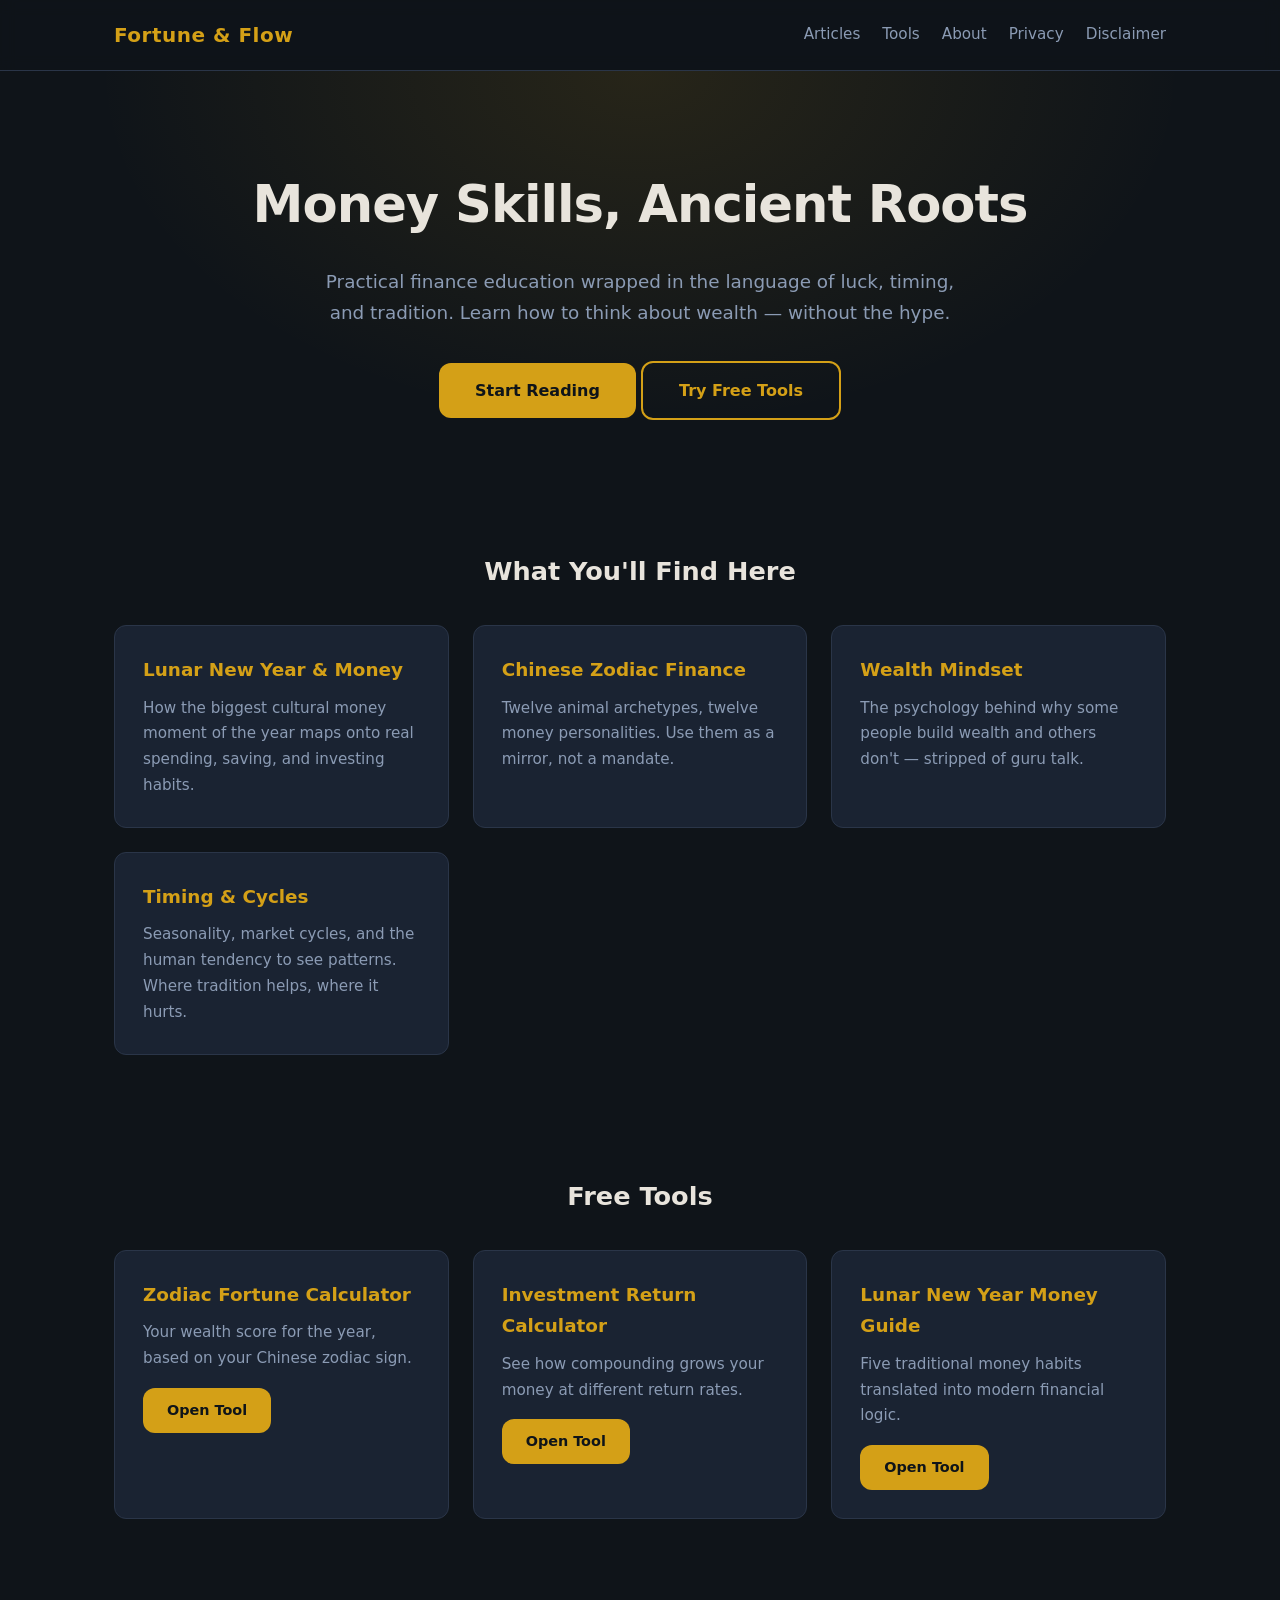
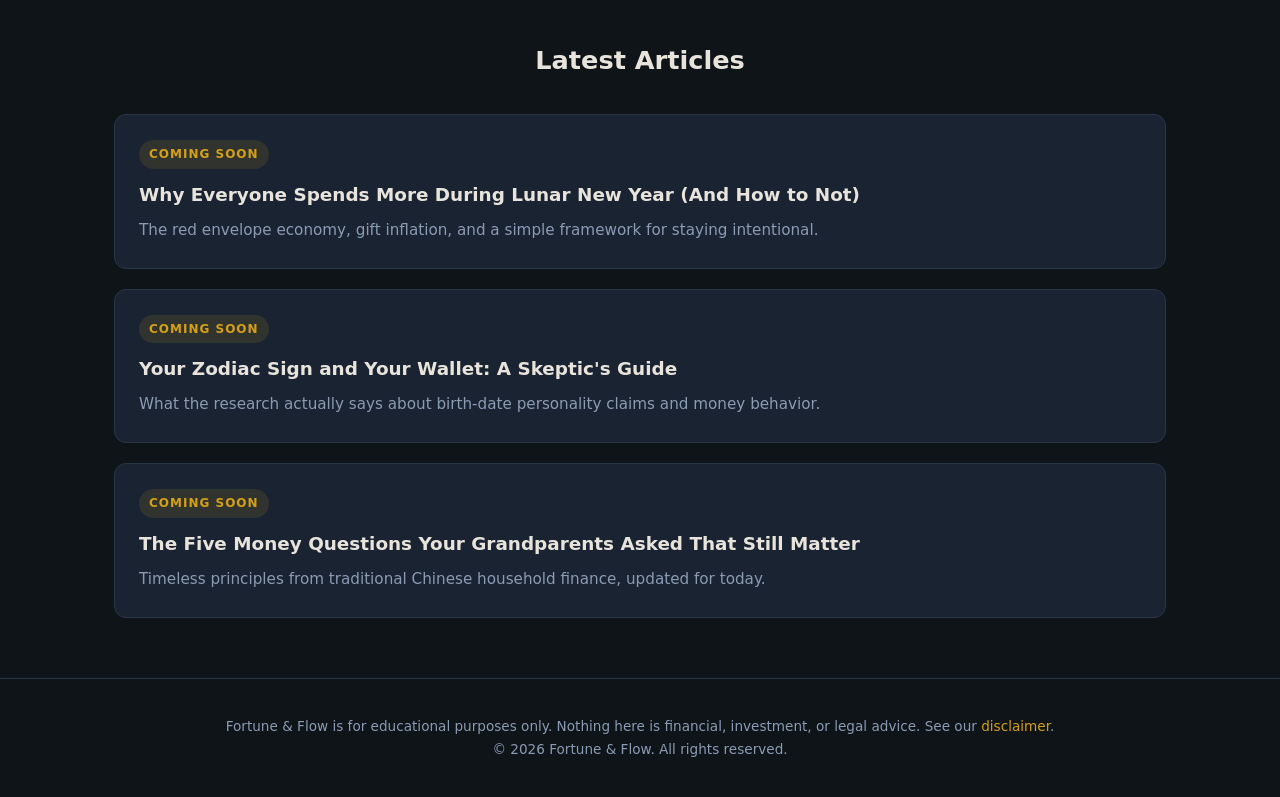
<file: index.html>
<!DOCTYPE html>
<html lang="en">
<head>
  <meta charset="UTF-8">
  <meta name="viewport" content="width=device-width, initial-scale=1.0">
  <title>Fortune & Flow | Wealth Mindset Meets Ancient Wisdom</title>
  <meta name="description" content="English finance literacy content blending modern money skills with Chinese zodiac and metaphysics traditions. Educational only, not financial advice.">
  <link rel="stylesheet" href="styles.css">
</head>
<body>
  <header class="site-header">
    <div class="container">
      <a href="index.html" class="logo">Fortune & Flow</a>
      <nav>
        <a href="articles.html">Articles</a>
        <a href="tools/index.html">Tools</a>
        <a href="about.html">About</a>
        <a href="privacy.html">Privacy</a>
        <a href="disclaimer.html">Disclaimer</a>
      </nav>
    </div>
  </header>

  <main>
    <section class="hero">
      <div class="container">
        <h1>Money Skills, Ancient Roots</h1>
        <p class="hero-sub">Practical finance education wrapped in the language of luck, timing, and tradition. Learn how to think about wealth — without the hype.</p>
        <a href="articles.html" class="btn">Start Reading</a>
        <a href="tools/index.html" class="btn btn-secondary">Try Free Tools</a>
      </div>
    </section>

    <section class="topics">
      <div class="container">
        <h2>What You'll Find Here</h2>
        <div class="topic-grid">
          <article class="topic-card">
            <h3>Lunar New Year & Money</h3>
            <p>How the biggest cultural money moment of the year maps onto real spending, saving, and investing habits.</p>
          </article>
          <article class="topic-card">
            <h3>Chinese Zodiac Finance</h3>
            <p>Twelve animal archetypes, twelve money personalities. Use them as a mirror, not a mandate.</p>
          </article>
          <article class="topic-card">
            <h3>Wealth Mindset</h3>
            <p>The psychology behind why some people build wealth and others don't — stripped of guru talk.</p>
          </article>
          <article class="topic-card">
            <h3>Timing & Cycles</h3>
            <p>Seasonality, market cycles, and the human tendency to see patterns. Where tradition helps, where it hurts.</p>
          </article>
        </div>
      </div>
    </section>

    <section class="tools-preview">
      <div class="container">
        <h2>Free Tools</h2>
        <div class="topic-grid">
          <article class="topic-card">
            <h3>Zodiac Fortune Calculator</h3>
            <p>Your wealth score for the year, based on your Chinese zodiac sign.</p>
            <a href="tools/zodiac.html" class="btn">Open Tool</a>
          </article>
          <article class="topic-card">
            <h3>Investment Return Calculator</h3>
            <p>See how compounding grows your money at different return rates.</p>
            <a href="tools/invest.html" class="btn">Open Tool</a>
          </article>
          <article class="topic-card">
            <h3>Lunar New Year Money Guide</h3>
            <p>Five traditional money habits translated into modern financial logic.</p>
            <a href="tools/lunar.html" class="btn">Open Tool</a>
          </article>
        </div>
      </div>
    </section>

    <section class="latest">
      <div class="container">
        <h2>Latest Articles</h2>
        <div class="article-list">
          <article class="article-item">
            <span class="tag">Coming Soon</span>
            <h3>Why Everyone Spends More During Lunar New Year (And How to Not)</h3>
            <p>The red envelope economy, gift inflation, and a simple framework for staying intentional.</p>
          </article>
          <article class="article-item">
            <span class="tag">Coming Soon</span>
            <h3>Your Zodiac Sign and Your Wallet: A Skeptic's Guide</h3>
            <p>What the research actually says about birth-date personality claims and money behavior.</p>
          </article>
          <article class="article-item">
            <span class="tag">Coming Soon</span>
            <h3>The Five Money Questions Your Grandparents Asked That Still Matter</h3>
            <p>Timeless principles from traditional Chinese household finance, updated for today.</p>
          </article>
        </div>
      </div>
    </section>
  </main>

  <footer class="site-footer">
    <div class="container">
      <p>Fortune & Flow is for educational purposes only. Nothing here is financial, investment, or legal advice. See our <a href="disclaimer.html">disclaimer</a>.</p>
      <p>&copy; 2026 Fortune & Flow. All rights reserved.</p>
    </div>
  </footer>
</body>
</html>
</file>
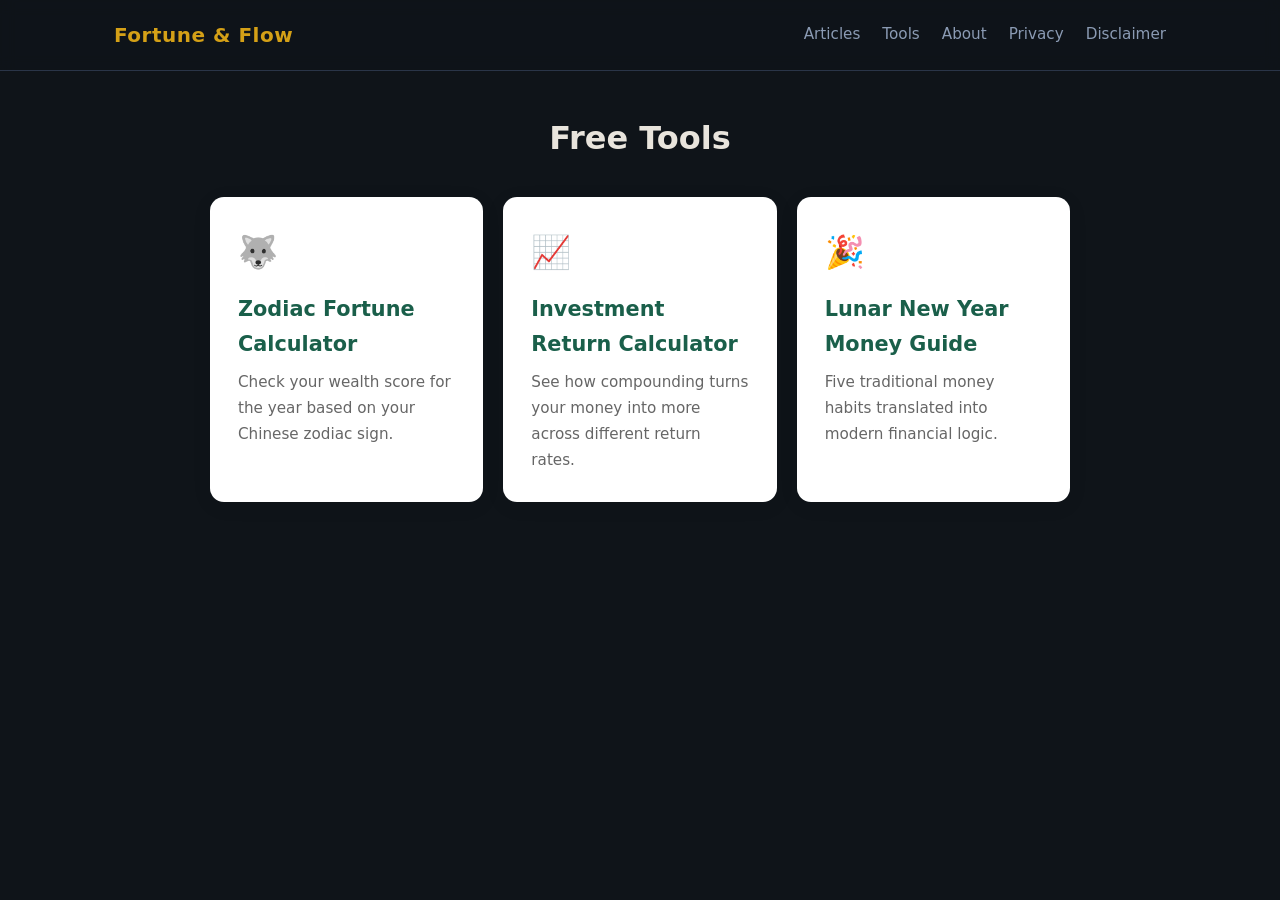
<file: tools/index.html>
<!DOCTYPE html>
<html lang="en">
<head>
<meta charset="UTF-8">
<meta name="viewport" content="width=device-width, initial-scale=1.0">
<title>Free Tools | Fortune & Flow</title>
<link rel="stylesheet" href="../styles.css">
<style>
.tools { max-width: 900px; margin: 40px auto; padding: 0 20px; }
.tools h1 { text-align: center; margin-bottom: 32px; }
.grid { display: grid; grid-template-columns: repeat(auto-fit, minmax(260px, 1fr)); gap: 20px; }
.card { padding: 28px; background: #fff; border-radius: 14px; box-shadow: 0 4px 20px rgba(0,0,0,.07); text-decoration: none; color: inherit; transition: transform .2s; }
.card:hover { transform: translateY(-4px); }
.card h2 { color: #1a5f4a; margin: 0 0 8px; font-size: 1.3rem; }
.card p { color: #666; margin: 0; font-size: .95rem; }
.icon { font-size: 2rem; margin-bottom: 12px; }
</style>
</head>
<body>
<header class="site-header">
  <div class="container">
    <a href="../index.html" class="logo">Fortune & Flow</a>
    <nav>
      <a href="../articles.html">Articles</a>
      <a href="index.html">Tools</a>
      <a href="../about.html">About</a>
      <a href="../privacy.html">Privacy</a>
      <a href="../disclaimer.html">Disclaimer</a>
    </nav>
  </div>
</header>
<div class="tools">
<h1>Free Tools</h1>
<div class="grid">
<a class="card" href="zodiac.html"><div class="icon">&#128058;</div><h2>Zodiac Fortune Calculator</h2><p>Check your wealth score for the year based on your Chinese zodiac sign.</p></a>
<a class="card" href="invest.html"><div class="icon">&#128200;</div><h2>Investment Return Calculator</h2><p>See how compounding turns your money into more across different return rates.</p></a>
<a class="card" href="lunar.html"><div class="icon">&#127881;</div><h2>Lunar New Year Money Guide</h2><p>Five traditional money habits translated into modern financial logic.</p></a>
</div>
</div>
</body></html>
</file>
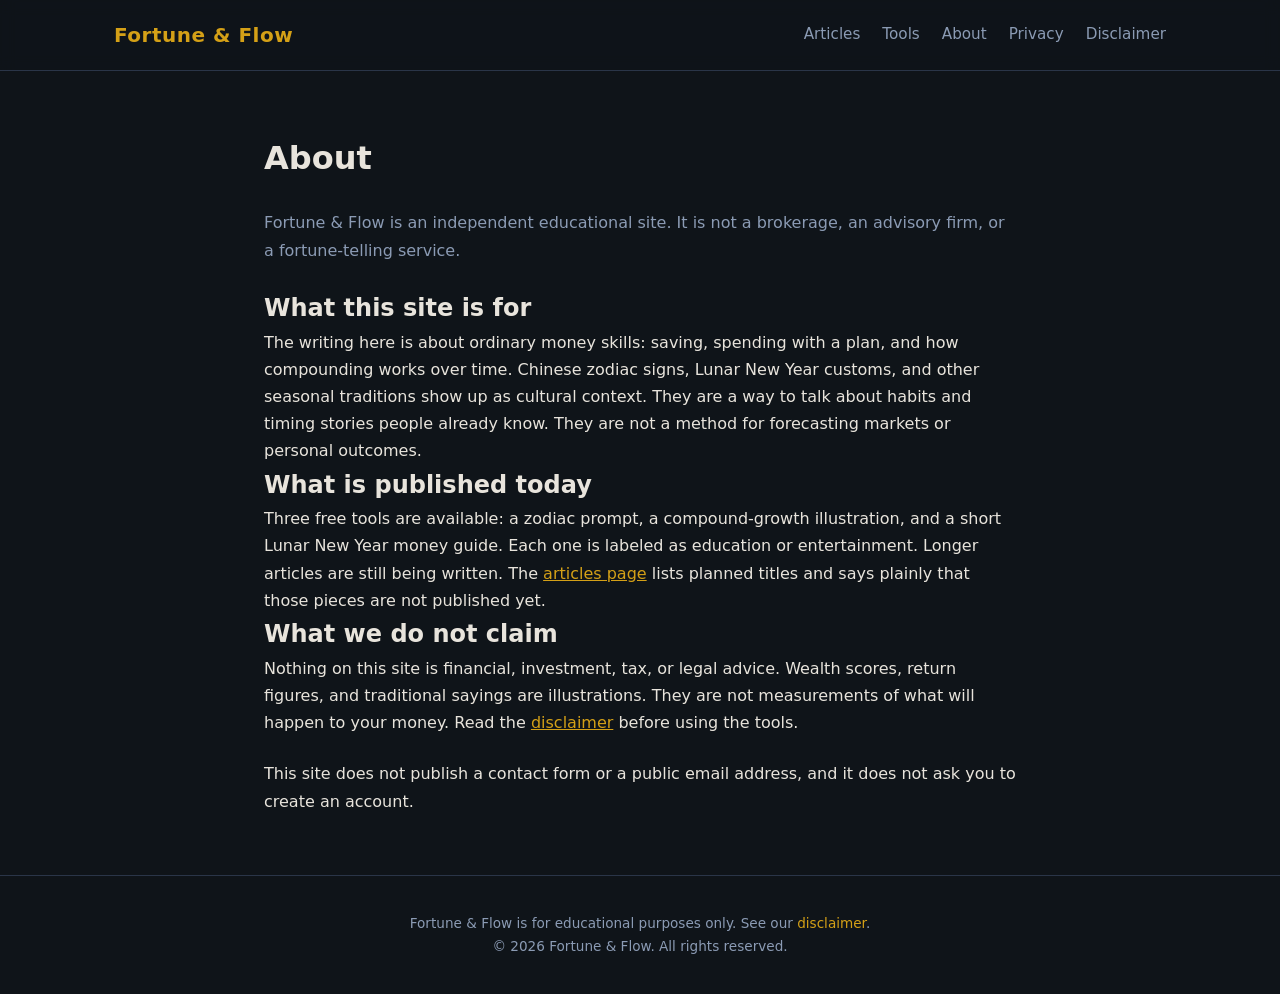
<file: about.html>
<!DOCTYPE html>
<html lang="en">
<head>
  <meta charset="UTF-8">
  <meta name="viewport" content="width=device-width, initial-scale=1.0">
  <title>About | Fortune & Flow</title>
  <meta name="description" content="Fortune & Flow is an educational site about personal finance, using Chinese zodiac and seasonal traditions as cultural context rather than prediction.">
  <link rel="stylesheet" href="styles.css">
</head>
<body>
  <header class="site-header">
    <div class="container">
      <a href="index.html" class="logo">Fortune & Flow</a>
      <nav>
        <a href="articles.html">Articles</a>
        <a href="tools/index.html">Tools</a>
        <a href="about.html">About</a>
        <a href="privacy.html">Privacy</a>
        <a href="disclaimer.html">Disclaimer</a>
      </nav>
    </div>
  </header>
  <main class="container" style="padding: 60px 24px; max-width: 800px;">
    <h1>About</h1>
    <p style="color: var(--muted); margin: 24px 0;">Fortune & Flow is an independent educational site. It is not a brokerage, an advisory firm, or a fortune-telling service.</p>
    <h2>What this site is for</h2>
    <p>The writing here is about ordinary money skills: saving, spending with a plan, and how compounding works over time. Chinese zodiac signs, Lunar New Year customs, and other seasonal traditions show up as cultural context. They are a way to talk about habits and timing stories people already know. They are not a method for forecasting markets or personal outcomes.</p>
    <h2>What is published today</h2>
    <p>Three free tools are available: a zodiac prompt, a compound-growth illustration, and a short Lunar New Year money guide. Each one is labeled as education or entertainment. Longer articles are still being written. The <a href="articles.html" style="color: var(--accent);">articles page</a> lists planned titles and says plainly that those pieces are not published yet.</p>
    <h2>What we do not claim</h2>
    <p>Nothing on this site is financial, investment, tax, or legal advice. Wealth scores, return figures, and traditional sayings are illustrations. They are not measurements of what will happen to your money. Read the <a href="disclaimer.html" style="color: var(--accent);">disclaimer</a> before using the tools.</p>
    <p style="margin-top: 24px;">This site does not publish a contact form or a public email address, and it does not ask you to create an account.</p>
  </main>
  <footer class="site-footer">
    <div class="container">
      <p>Fortune & Flow is for educational purposes only. See our <a href="disclaimer.html">disclaimer</a>.</p>
      <p>&copy; 2026 Fortune & Flow. All rights reserved.</p>
    </div>
  </footer>
</body>
</html>
</file>
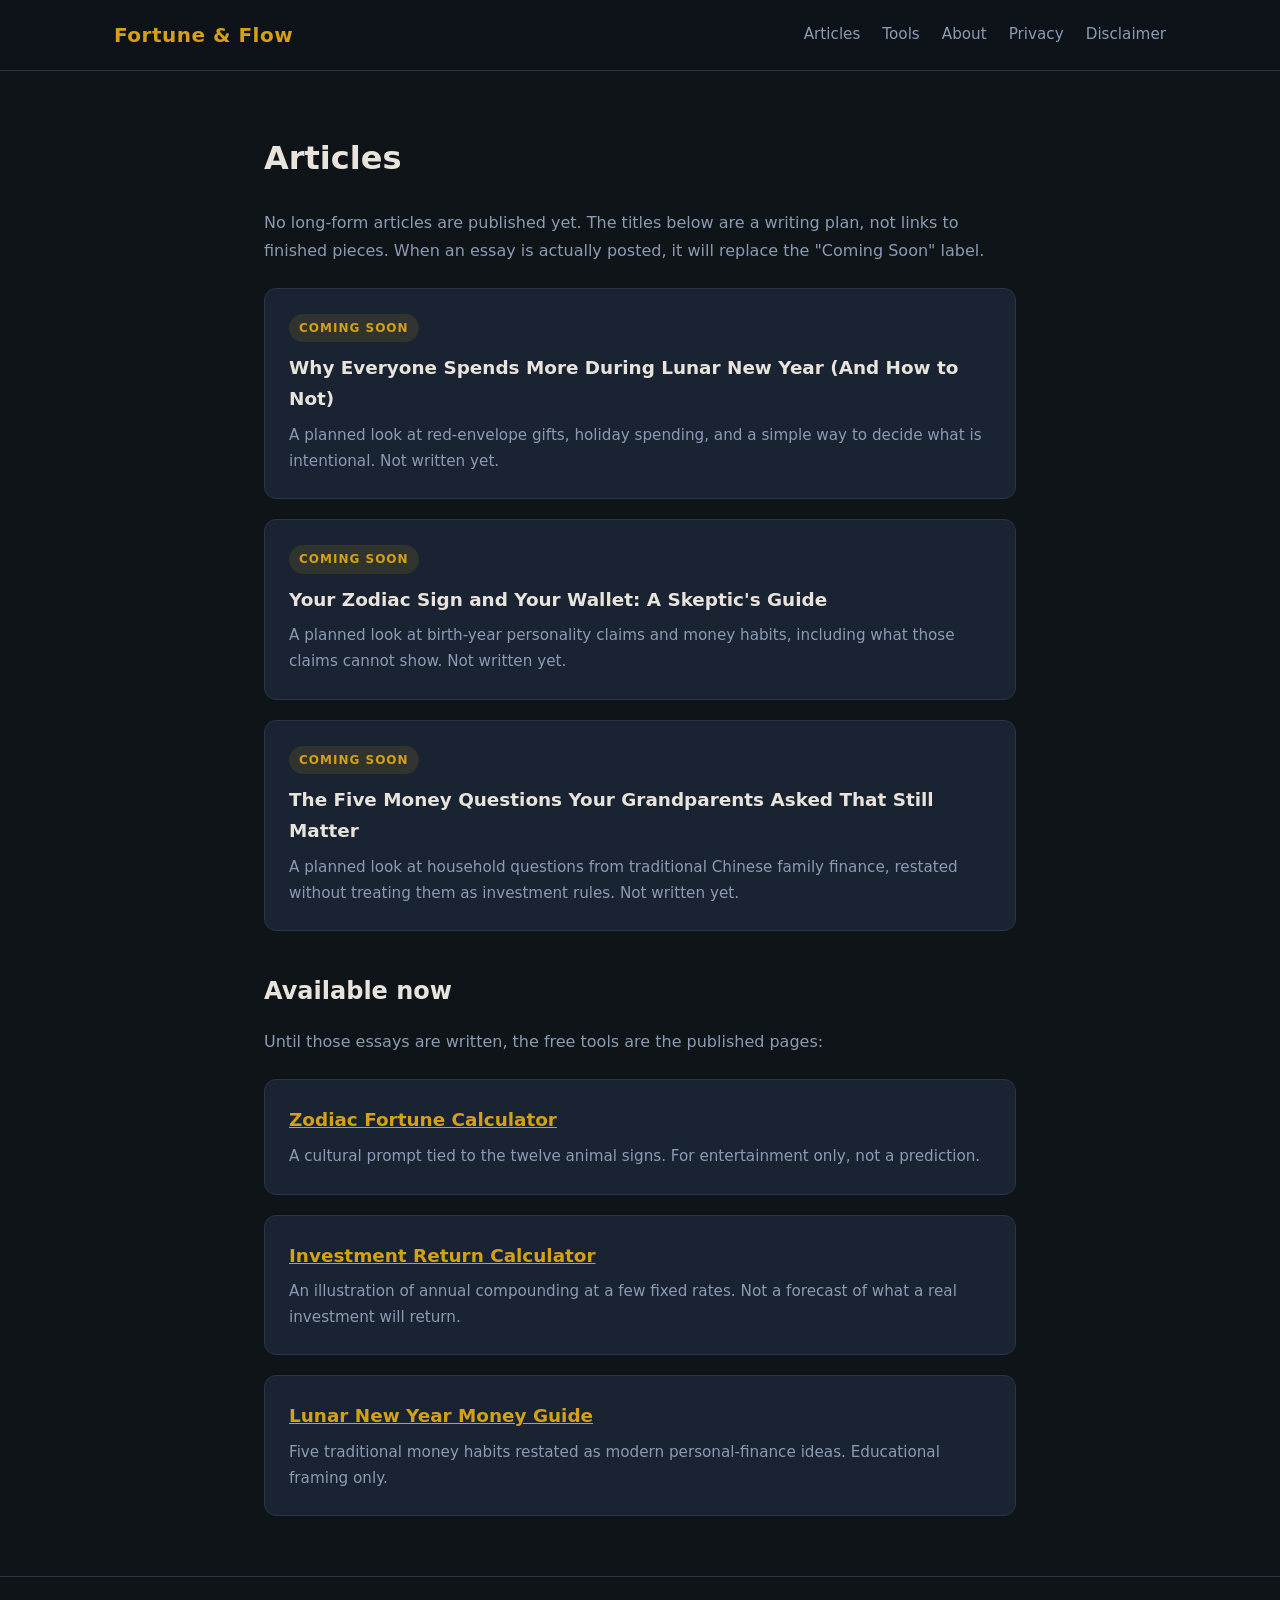
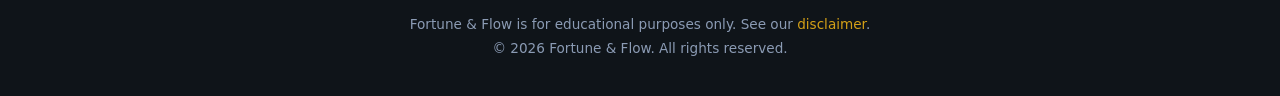
<file: articles.html>
<!DOCTYPE html>
<html lang="en">
<head>
  <meta charset="UTF-8">
  <meta name="viewport" content="width=device-width, initial-scale=1.0">
  <title>Articles | Fortune & Flow</title>
  <meta name="description" content="Planned Fortune & Flow articles on Lunar New Year spending, zodiac money stories, and household finance. These essays are not published yet.">
  <link rel="stylesheet" href="styles.css">
</head>
<body>
  <header class="site-header">
    <div class="container">
      <a href="index.html" class="logo">Fortune & Flow</a>
      <nav>
        <a href="articles.html">Articles</a>
        <a href="tools/index.html">Tools</a>
        <a href="about.html">About</a>
        <a href="privacy.html">Privacy</a>
        <a href="disclaimer.html">Disclaimer</a>
      </nav>
    </div>
  </header>
  <main class="container" style="padding: 60px 24px; max-width: 800px;">
    <h1>Articles</h1>
    <p style="color: var(--muted); margin: 24px 0;">No long-form articles are published yet. The titles below are a writing plan, not links to finished pieces. When an essay is actually posted, it will replace the "Coming Soon" label.</p>
    <div class="article-list">
      <article class="article-item">
        <span class="tag">Coming Soon</span>
        <h2>Why Everyone Spends More During Lunar New Year (And How to Not)</h2>
        <p>A planned look at red-envelope gifts, holiday spending, and a simple way to decide what is intentional. Not written yet.</p>
      </article>
      <article class="article-item">
        <span class="tag">Coming Soon</span>
        <h2>Your Zodiac Sign and Your Wallet: A Skeptic's Guide</h2>
        <p>A planned look at birth-year personality claims and money habits, including what those claims cannot show. Not written yet.</p>
      </article>
      <article class="article-item">
        <span class="tag">Coming Soon</span>
        <h2>The Five Money Questions Your Grandparents Asked That Still Matter</h2>
        <p>A planned look at household questions from traditional Chinese family finance, restated without treating them as investment rules. Not written yet.</p>
      </article>
    </div>
    <h2 style="margin-top: 40px;">Available now</h2>
    <p style="color: var(--muted); margin: 16px 0 24px;">Until those essays are written, the free tools are the published pages:</p>
    <div class="article-list">
      <article class="article-item">
        <h2><a href="tools/zodiac.html">Zodiac Fortune Calculator</a></h2>
        <p>A cultural prompt tied to the twelve animal signs. For entertainment only, not a prediction.</p>
      </article>
      <article class="article-item">
        <h2><a href="tools/invest.html">Investment Return Calculator</a></h2>
        <p>An illustration of annual compounding at a few fixed rates. Not a forecast of what a real investment will return.</p>
      </article>
      <article class="article-item">
        <h2><a href="tools/lunar.html">Lunar New Year Money Guide</a></h2>
        <p>Five traditional money habits restated as modern personal-finance ideas. Educational framing only.</p>
      </article>
    </div>
  </main>
  <footer class="site-footer">
    <div class="container">
      <p>Fortune & Flow is for educational purposes only. See our <a href="disclaimer.html">disclaimer</a>.</p>
      <p>&copy; 2026 Fortune & Flow. All rights reserved.</p>
    </div>
  </footer>
</body>
</html>
</file>
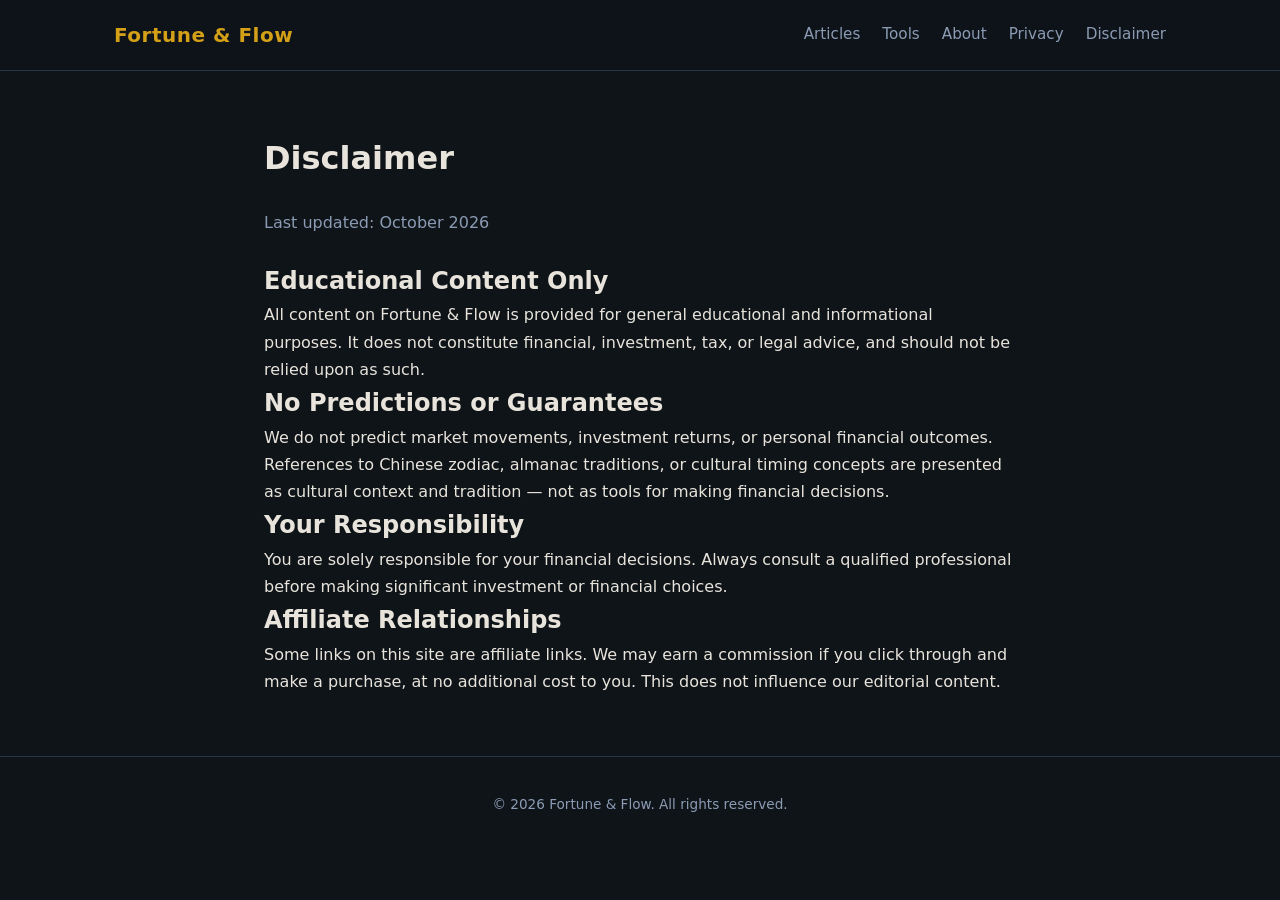
<file: disclaimer.html>
<!DOCTYPE html>
<html lang="en">
<head>
  <meta charset="UTF-8">
  <meta name="viewport" content="width=device-width, initial-scale=1.0">
  <title>Disclaimer | Fortune & Flow</title>
  <link rel="stylesheet" href="styles.css">
</head>
<body>
  <header class="site-header">
    <div class="container">
      <a href="index.html" class="logo">Fortune & Flow</a>
      <nav>
        <a href="articles.html">Articles</a>
        <a href="tools/index.html">Tools</a>
        <a href="about.html">About</a>
        <a href="privacy.html">Privacy</a>
        <a href="disclaimer.html">Disclaimer</a>
      </nav>
    </div>
  </header>
  <main class="container" style="padding: 60px 24px; max-width: 800px;">
    <h1>Disclaimer</h1>
    <p style="color: var(--muted); margin: 24px 0;">Last updated: October 2026</p>
    <h2>Educational Content Only</h2>
    <p>All content on Fortune & Flow is provided for general educational and informational purposes. It does not constitute financial, investment, tax, or legal advice, and should not be relied upon as such.</p>
    <h2>No Predictions or Guarantees</h2>
    <p>We do not predict market movements, investment returns, or personal financial outcomes. References to Chinese zodiac, almanac traditions, or cultural timing concepts are presented as cultural context and tradition — not as tools for making financial decisions.</p>
    <h2>Your Responsibility</h2>
    <p>You are solely responsible for your financial decisions. Always consult a qualified professional before making significant investment or financial choices.</p>
    <h2>Affiliate Relationships</h2>
    <p>Some links on this site are affiliate links. We may earn a commission if you click through and make a purchase, at no additional cost to you. This does not influence our editorial content.</p>
  </main>
  <footer class="site-footer">
    <div class="container">
      <p>&copy; 2026 Fortune & Flow. All rights reserved.</p>
    </div>
  </footer>
</body>
</html>
</file>
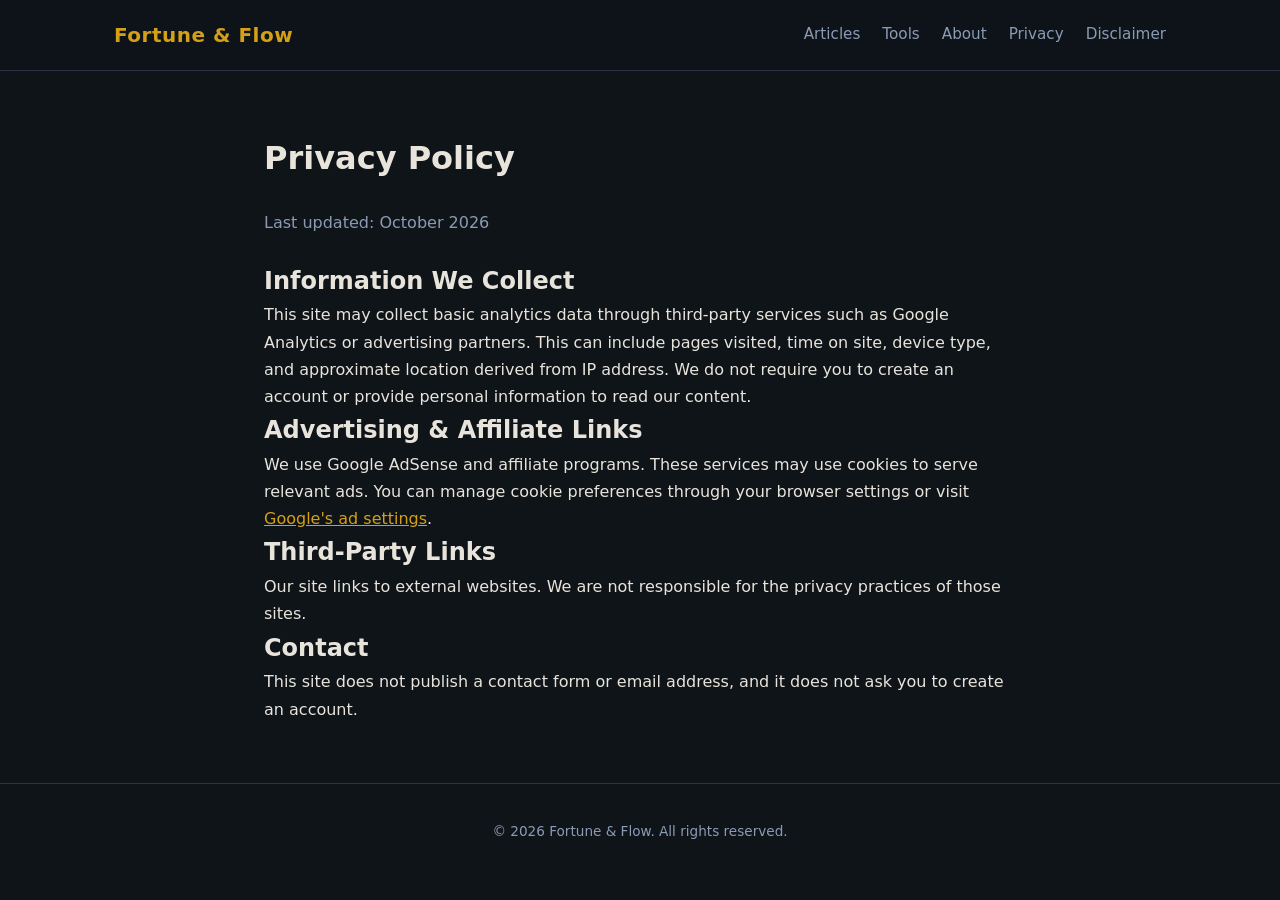
<file: privacy.html>
<!DOCTYPE html>
<html lang="en">
<head>
  <meta charset="UTF-8">
  <meta name="viewport" content="width=device-width, initial-scale=1.0">
  <title>Privacy Policy | Fortune & Flow</title>
  <link rel="stylesheet" href="styles.css">
</head>
<body>
  <header class="site-header">
    <div class="container">
      <a href="index.html" class="logo">Fortune & Flow</a>
      <nav>
        <a href="articles.html">Articles</a>
        <a href="tools/index.html">Tools</a>
        <a href="about.html">About</a>
        <a href="privacy.html">Privacy</a>
        <a href="disclaimer.html">Disclaimer</a>
      </nav>
    </div>
  </header>
  <main class="container" style="padding: 60px 24px; max-width: 800px;">
    <h1>Privacy Policy</h1>
    <p style="color: var(--muted); margin: 24px 0;">Last updated: October 2026</p>
    <h2>Information We Collect</h2>
    <p>This site may collect basic analytics data through third-party services such as Google Analytics or advertising partners. This can include pages visited, time on site, device type, and approximate location derived from IP address. We do not require you to create an account or provide personal information to read our content.</p>
    <h2>Advertising & Affiliate Links</h2>
    <p>We use Google AdSense and affiliate programs. These services may use cookies to serve relevant ads. You can manage cookie preferences through your browser settings or visit <a href="https://www.google.com/settings/ads" style="color: var(--accent);">Google's ad settings</a>.</p>
    <h2>Third-Party Links</h2>
    <p>Our site links to external websites. We are not responsible for the privacy practices of those sites.</p>
    <h2>Contact</h2>
    <p>This site does not publish a contact form or email address, and it does not ask you to create an account.</p>
  </main>
  <footer class="site-footer">
    <div class="container">
      <p>&copy; 2026 Fortune & Flow. All rights reserved.</p>
    </div>
  </footer>
</body>
</html>
</file>
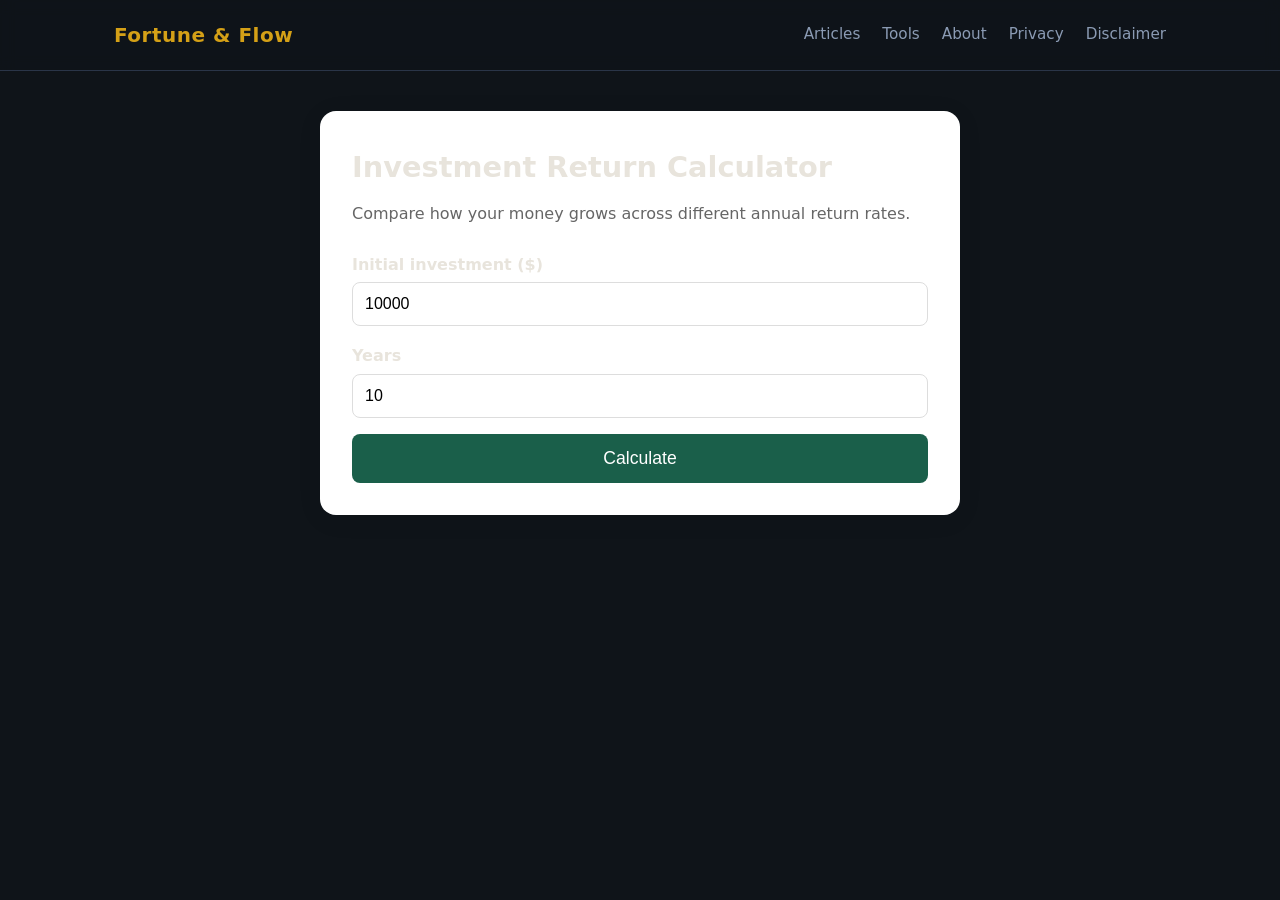
<file: tools/invest.html>
<!DOCTYPE html>
<html lang="en">
<head>
<meta charset="UTF-8">
<meta name="viewport" content="width=device-width, initial-scale=1.0">
<title>Investment Return Calculator | Fortune & Flow</title>
<link rel="stylesheet" href="../styles.css">
<style>
.tool-box { max-width: 640px; margin: 40px auto; padding: 32px; background: #fff; border-radius: 16px; box-shadow: 0 4px 24px rgba(0,0,0,.08); }
.tool-box h1 { font-size: 1.8rem; margin-bottom: 8px; }
.tool-box .sub { color: #666; margin-bottom: 24px; }
label { display: block; margin-bottom: 4px; font-weight: 600; }
input[type=number] { width: 100%; padding: 12px; border: 1px solid #ddd; border-radius: 8px; font-size: 1rem; margin-bottom: 16px; }
button { width: 100%; padding: 14px; background: #1a5f4a; color: #fff; border: none; border-radius: 8px; font-size: 1.1rem; cursor: pointer; }
button:hover { background: #144a3a; }
.result { margin-top: 24px; padding: 20px; background: #f7f3ee; border-radius: 12px; display: none; }
.big { font-size: 2rem; font-weight: bold; color: #1a5f4a; }
.row { display: flex; justify-content: space-between; padding: 8px 0; border-bottom: 1px solid #e5e0d8; }
.tip { font-size: .9rem; color: #888; margin-top: 16px; }
</style>
</head>
<body>
<header class="site-header">
  <div class="container">
    <a href="../index.html" class="logo">Fortune & Flow</a>
    <nav>
      <a href="../articles.html">Articles</a>
      <a href="index.html">Tools</a>
      <a href="../about.html">About</a>
      <a href="../privacy.html">Privacy</a>
      <a href="../disclaimer.html">Disclaimer</a>
    </nav>
  </div>
</header>
<div class="tool-box">
<h1>Investment Return Calculator</h1>
<p class="sub">Compare how your money grows across different annual return rates.</p>
<label>Initial investment ($)</label>
<input type="number" id="principal" value="10000" min="100">
<label>Years</label>
<input type="number" id="years" value="10" min="1" max="50">
<button onclick="calc()">Calculate</button>
<div class="result" id="result">
<div class="row"><span>At 4% (bonds/savings)</span><span class="big" id="r4"></span></div>
<div class="row"><span>At 7% (index funds avg)</span><span class="big" id="r7"></span></div>
<div class="row"><span>At 10% (stocks long-term)</span><span class="big" id="r10"></span></div>
<p class="tip">Illustrative only, assumes annual compounding. Not financial advice. <a href="../disclaimer.html">Read disclaimer</a>.</p>
</div>
</div>
<script>
function fmt(n){return '$'+Math.round(n).toLocaleString();}
function calc(){
const p=+document.getElementById('principal').value, y=+document.getElementById('years').value;
if(!p||!y){alert('Enter both values.');return;}
const r=document.getElementById('result');
document.getElementById('r4').textContent=fmt(p*Math.pow(1.04,y));
document.getElementById('r7').textContent=fmt(p*Math.pow(1.07,y));
document.getElementById('r10').textContent=fmt(p*Math.pow(1.10,y));
r.style.display='block'; r.scrollIntoView({behavior:'smooth'});
}
</script>
</body></html>
</file>
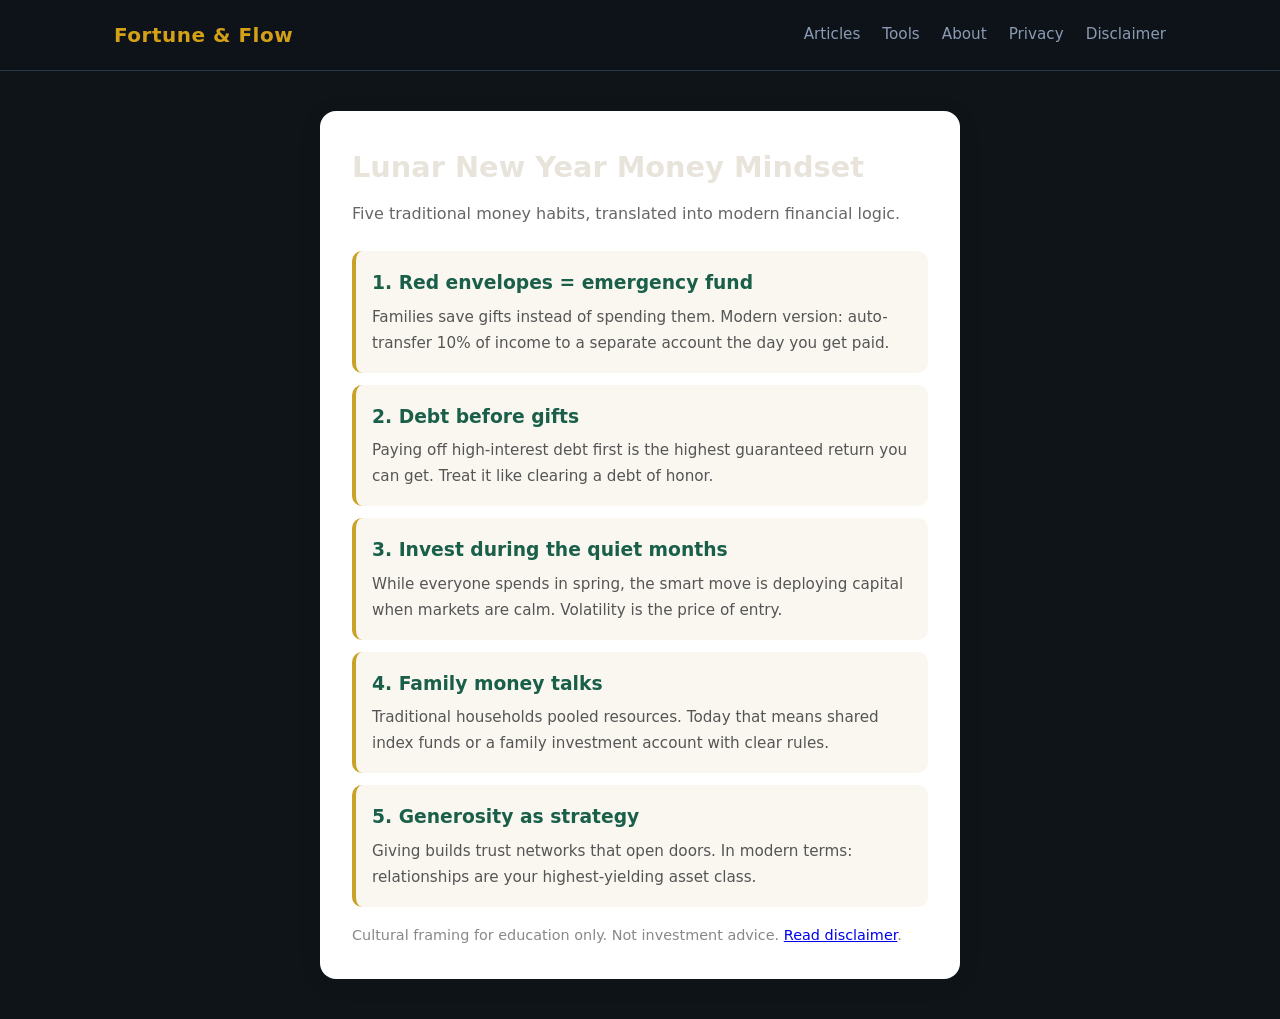
<file: tools/lunar.html>
<!DOCTYPE html>
<html lang="en">
<head>
<meta charset="UTF-8">
<meta name="viewport" content="width=device-width, initial-scale=1.0">
<title>Lunar New Year Money Guide | Fortune & Flow</title>
<link rel="stylesheet" href="../styles.css">
<style>
.tool-box { max-width: 640px; margin: 40px auto; padding: 32px; background: #fff; border-radius: 16px; box-shadow: 0 4px 24px rgba(0,0,0,.08); }
.tool-box h1 { font-size: 1.8rem; margin-bottom: 8px; }
.tool-box .sub { color: #666; margin-bottom: 24px; }
.card { padding: 16px; margin-bottom: 12px; border-radius: 10px; border-left: 4px solid #c9a227; background: #faf7f0; }
.card h3 { margin: 0 0 6px; color: #1a5f4a; }
.card p { margin: 0; color: #555; font-size: .95rem; }
.tip { font-size: .9rem; color: #888; margin-top: 16px; }
</style>
</head>
<body>
<header class="site-header">
  <div class="container">
    <a href="../index.html" class="logo">Fortune & Flow</a>
    <nav>
      <a href="../articles.html">Articles</a>
      <a href="index.html">Tools</a>
      <a href="../about.html">About</a>
      <a href="../privacy.html">Privacy</a>
      <a href="../disclaimer.html">Disclaimer</a>
    </nav>
  </div>
</header>
<div class="tool-box">
<h1>Lunar New Year Money Mindset</h1>
<p class="sub">Five traditional money habits, translated into modern financial logic.</p>
<div class="card"><h3>1. Red envelopes = emergency fund</h3><p>Families save gifts instead of spending them. Modern version: auto-transfer 10% of income to a separate account the day you get paid.</p></div>
<div class="card"><h3>2. Debt before gifts</h3><p>Paying off high-interest debt first is the highest guaranteed return you can get. Treat it like clearing a debt of honor.</p></div>
<div class="card"><h3>3. Invest during the quiet months</h3><p>While everyone spends in spring, the smart move is deploying capital when markets are calm. Volatility is the price of entry.</p></div>
<div class="card"><h3>4. Family money talks</h3><p>Traditional households pooled resources. Today that means shared index funds or a family investment account with clear rules.</p></div>
<div class="card"><h3>5. Generosity as strategy</h3><p>Giving builds trust networks that open doors. In modern terms: relationships are your highest-yielding asset class.</p></div>
<p class="tip">Cultural framing for education only. Not investment advice. <a href="../disclaimer.html">Read disclaimer</a>.</p>
</div>
</body></html>
</file>
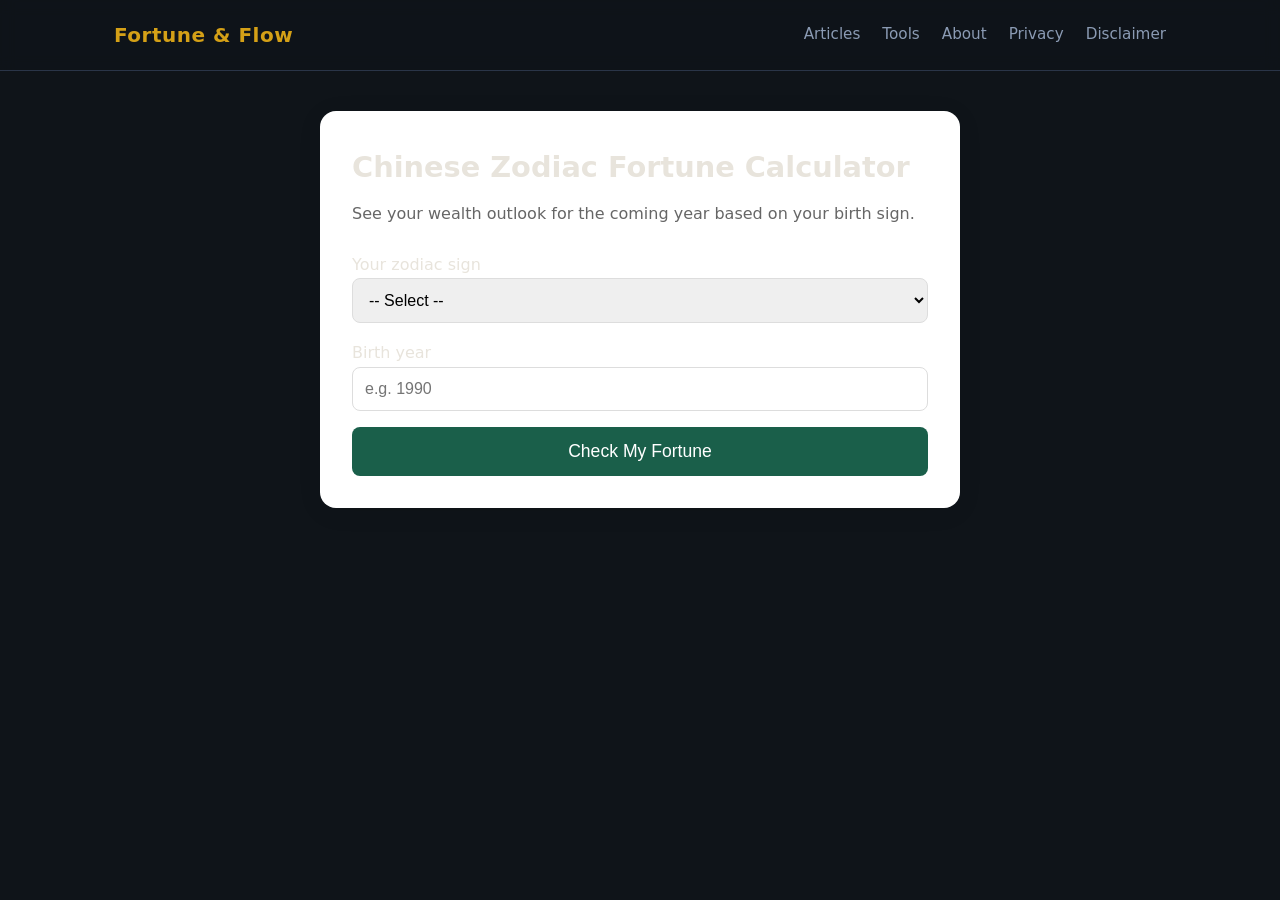
<file: tools/zodiac.html>
<!DOCTYPE html>
<html lang="en">
<head>
<meta charset="UTF-8">
<meta name="viewport" content="width=device-width, initial-scale=1.0">
<title>Chinese Zodiac Fortune Calculator | Fortune & Flow</title>
<link rel="stylesheet" href="../styles.css">
<style>
.tool-box { max-width: 640px; margin: 40px auto; padding: 32px; background: #fff; border-radius: 16px; box-shadow: 0 4px 24px rgba(0,0,0,.08); }
.tool-box h1 { font-size: 1.8rem; margin-bottom: 8px; }
.tool-box .sub { color: #666; margin-bottom: 24px; }
select, input[type=number] { width: 100%; padding: 12px; border: 1px solid #ddd; border-radius: 8px; font-size: 1rem; margin-bottom: 16px; }
button { width: 100%; padding: 14px; background: #1a5f4a; color: #fff; border: none; border-radius: 8px; font-size: 1.1rem; cursor: pointer; }
button:hover { background: #144a3a; }
.result { margin-top: 24px; padding: 20px; background: #f7f3ee; border-radius: 12px; display: none; }
.result h2 { color: #1a5f4a; margin-bottom: 12px; }
.score { font-size: 2rem; font-weight: bold; color: #c9a227; }
.tip { font-size: .9rem; color: #888; margin-top: 16px; }
</style>
</head>
<body>
<header class="site-header">
  <div class="container">
    <a href="../index.html" class="logo">Fortune & Flow</a>
    <nav>
      <a href="../articles.html">Articles</a>
      <a href="index.html">Tools</a>
      <a href="../about.html">About</a>
      <a href="../privacy.html">Privacy</a>
      <a href="../disclaimer.html">Disclaimer</a>
    </nav>
  </div>
</header>
<div class="tool-box">
<h1>Chinese Zodiac Fortune Calculator</h1>
<p class="sub">See your wealth outlook for the coming year based on your birth sign.</p>
<label>Your zodiac sign</label>
<select id="sign">
<option value="">-- Select --</option>
<option>Rat</option><option>Ox</option><option>Tiger</option><option>Rabbit</option>
<option>Dragon</option><option>Snake</option><option>Horse</option><option>Goat</option>
<option>Monkey</option><option>Rooster</option><option>Dog</option><option>Pig</option>
</select>
<label>Birth year</label>
<input type="number" id="year" placeholder="e.g. 1990" min="1924" max="2012">
<button onclick="calc()">Check My Fortune</button>
<div class="result" id="result">
<h2 id="rTitle"></h2>
<p class="score" id="rScore"></p>
<p id="rText"></p>
<p class="tip">For entertainment only. Not financial advice. <a href="../disclaimer.html">Read disclaimer</a>.</p>
</div>
</div>
<script>
const data = {
Rat:{w:78,t:"Steady gains through networking. Watch impulsive spending in spring."},
Ox:{w:72,t:"Slow but solid accumulation. Best year for long-term savings plans."},
Tiger:{w:65,t:"High risk, high reward. Bold moves pay off but hedge your bets."},
Rabbit:{w:80,t:"Lucky in partnerships. Joint ventures or shared investments favored."},
Dragon:{w:85,t:"Peak visibility year. Leadership roles bring financial upside."},
Snake:{w:70,t:"Wisdom over speed. Research before committing capital."},
Horse:{w:75,t:"Momentum year. Good for starting side income streams."},
Goat:{w:68,t:"Focus on stability. Avoid speculative assets this cycle."},
Monkey:{w:82,t:"Clever positioning wins. Diversify across three or more assets."},
Rooster:{w:74,t:"Detail-oriented gains. Side hustles and skill upgrades pay."},
Dog:{w:71,t:"Loyalty rewards. Trusted advisors and long-term clients bring returns."},
Pig:{w:77,t:"Generosity cycle. Giving and community involvement open doors."}
};
function calc(){
const s=document.getElementById('sign').value, y=document.getElementById('year').value;
if(!s||!y){alert('Please select your sign and enter your birth year.');return;}
const d=data[s], r=document.getElementById('result');
document.getElementById('rTitle').textContent=s+' ('+y+')';
document.getElementById('rScore').textContent='Wealth Score: '+d.w+' / 100';
document.getElementById('rText').textContent=d.t;
r.style.display='block'; r.scrollIntoView({behavior:'smooth'});
}
</script>
</body></html>
</file>
<file: styles.css>
:root {
  --bg: #0f1419;
  --surface: #1a2332;
  --text: #e8e4dc;
  --muted: #8b9bb4;
  --accent: #d4a017;
  --accent-soft: rgba(212, 160, 23, 0.12);
  --border: #2a3548;
  --radius: 12px;
  --max: 1100px;
}

* { margin: 0; padding: 0; box-sizing: border-box; }

body {
  font-family: 'Segoe UI', system-ui, -apple-system, sans-serif;
  background: var(--bg);
  color: var(--text);
  line-height: 1.7;
}

.container { max-width: var(--max); margin: 0 auto; padding: 0 24px; }

/* Header */
.site-header {
  border-bottom: 1px solid var(--border);
  padding: 18px 0;
  position: sticky;
  top: 0;
  background: rgba(15, 20, 25, 0.92);
  backdrop-filter: blur(8px);
  z-index: 10;
}
.site-header .container {
  display: flex;
  justify-content: space-between;
  align-items: center;
  gap: 12px 24px;
  flex-wrap: wrap;
}
.logo {
  font-size: 1.25rem;
  font-weight: 700;
  color: var(--accent);
  text-decoration: none;
  letter-spacing: 0.5px;
}
nav {
  display: flex;
  flex-wrap: wrap;
  align-items: center;
  gap: 6px 22px;
}
nav a {
  color: var(--muted);
  text-decoration: none;
  font-size: 0.95rem;
  transition: color 0.2s;
}
nav a:hover { color: var(--text); }

/* Hero */
.hero {
  padding: 90px 0 70px;
  text-align: center;
  background: radial-gradient(ellipse at 50% 0%, var(--accent-soft), transparent 60%);
}
.hero h1 {
  font-size: clamp(2rem, 5vw, 3.2rem);
  font-weight: 800;
  letter-spacing: -1px;
  margin-bottom: 18px;
}
.hero-sub {
  font-size: 1.15rem;
  color: var(--muted);
  max-width: 640px;
  margin: 0 auto 32px;
}
.hero-buttons {
  display: flex;
  gap: 16px;
  justify-content: center;
  flex-wrap: wrap;
}
.btn {
  display: inline-block;
  background: var(--accent);
  color: #0f1419;
  font-weight: 700;
  padding: 14px 36px;
  border-radius: var(--radius);
  text-decoration: none;
  transition: transform 0.2s, box-shadow 0.2s;
}
.btn:hover {
  transform: translateY(-2px);
  box-shadow: 0 8px 24px rgba(212, 160, 23, 0.3);
}
.btn-secondary {
  background: transparent;
  color: var(--accent);
  border: 2px solid var(--accent);
}
.btn-secondary:hover {
  background: var(--accent-soft);
  box-shadow: none;
}

/* Topics */
.topics, .latest, .tools-preview { padding: 60px 0; }
.topics h2, .latest h2, .tools-preview h2 {
  font-size: 1.6rem;
  margin-bottom: 32px;
  text-align: center;
}
.topic-grid {
  display: grid;
  grid-template-columns: repeat(auto-fit, minmax(250px, 1fr));
  gap: 24px;
}
.topic-card {
  background: var(--surface);
  border: 1px solid var(--border);
  border-radius: var(--radius);
  padding: 28px;
  transition: border-color 0.2s, transform 0.2s;
}
.topic-card:hover {
  border-color: var(--accent);
  transform: translateY(-3px);
}
.topic-card h3 {
  font-size: 1.15rem;
  margin-bottom: 10px;
  color: var(--accent);
}
.topic-card p { color: var(--muted); font-size: 0.95rem; }
.topic-card .btn { margin-top: 16px; padding: 10px 24px; font-size: 0.9rem; }

/* Articles */
.article-list { display: flex; flex-direction: column; gap: 20px; }
.article-item {
  background: var(--surface);
  border: 1px solid var(--border);
  border-radius: var(--radius);
  padding: 24px;
}
.tag {
  display: inline-block;
  font-size: 0.75rem;
  font-weight: 700;
  text-transform: uppercase;
  letter-spacing: 1px;
  color: var(--accent);
  background: var(--accent-soft);
  padding: 4px 10px;
  border-radius: 20px;
  margin-bottom: 10px;
}
.article-item h2,
.article-item h3 {
  font-size: 1.15rem;
  margin-bottom: 8px;
}
.article-item a { color: var(--accent); }
.article-item p { color: var(--muted); font-size: 0.95rem; }

/* Footer */
.site-footer {
  border-top: 1px solid var(--border);
  padding: 36px 0;
  text-align: center;
  color: var(--muted);
  font-size: 0.85rem;
}
.site-footer a { color: var(--accent); text-decoration: none; }

@media (max-width: 640px) {
  nav { gap: 6px 14px; }
  nav a { font-size: 0.85rem; }
  .hero { padding: 60px 0 50px; }
  .hero-buttons { flex-direction: column; align-items: center; }
  .btn { width: 100%; max-width: 280px; text-align: center; }
}
</file>
